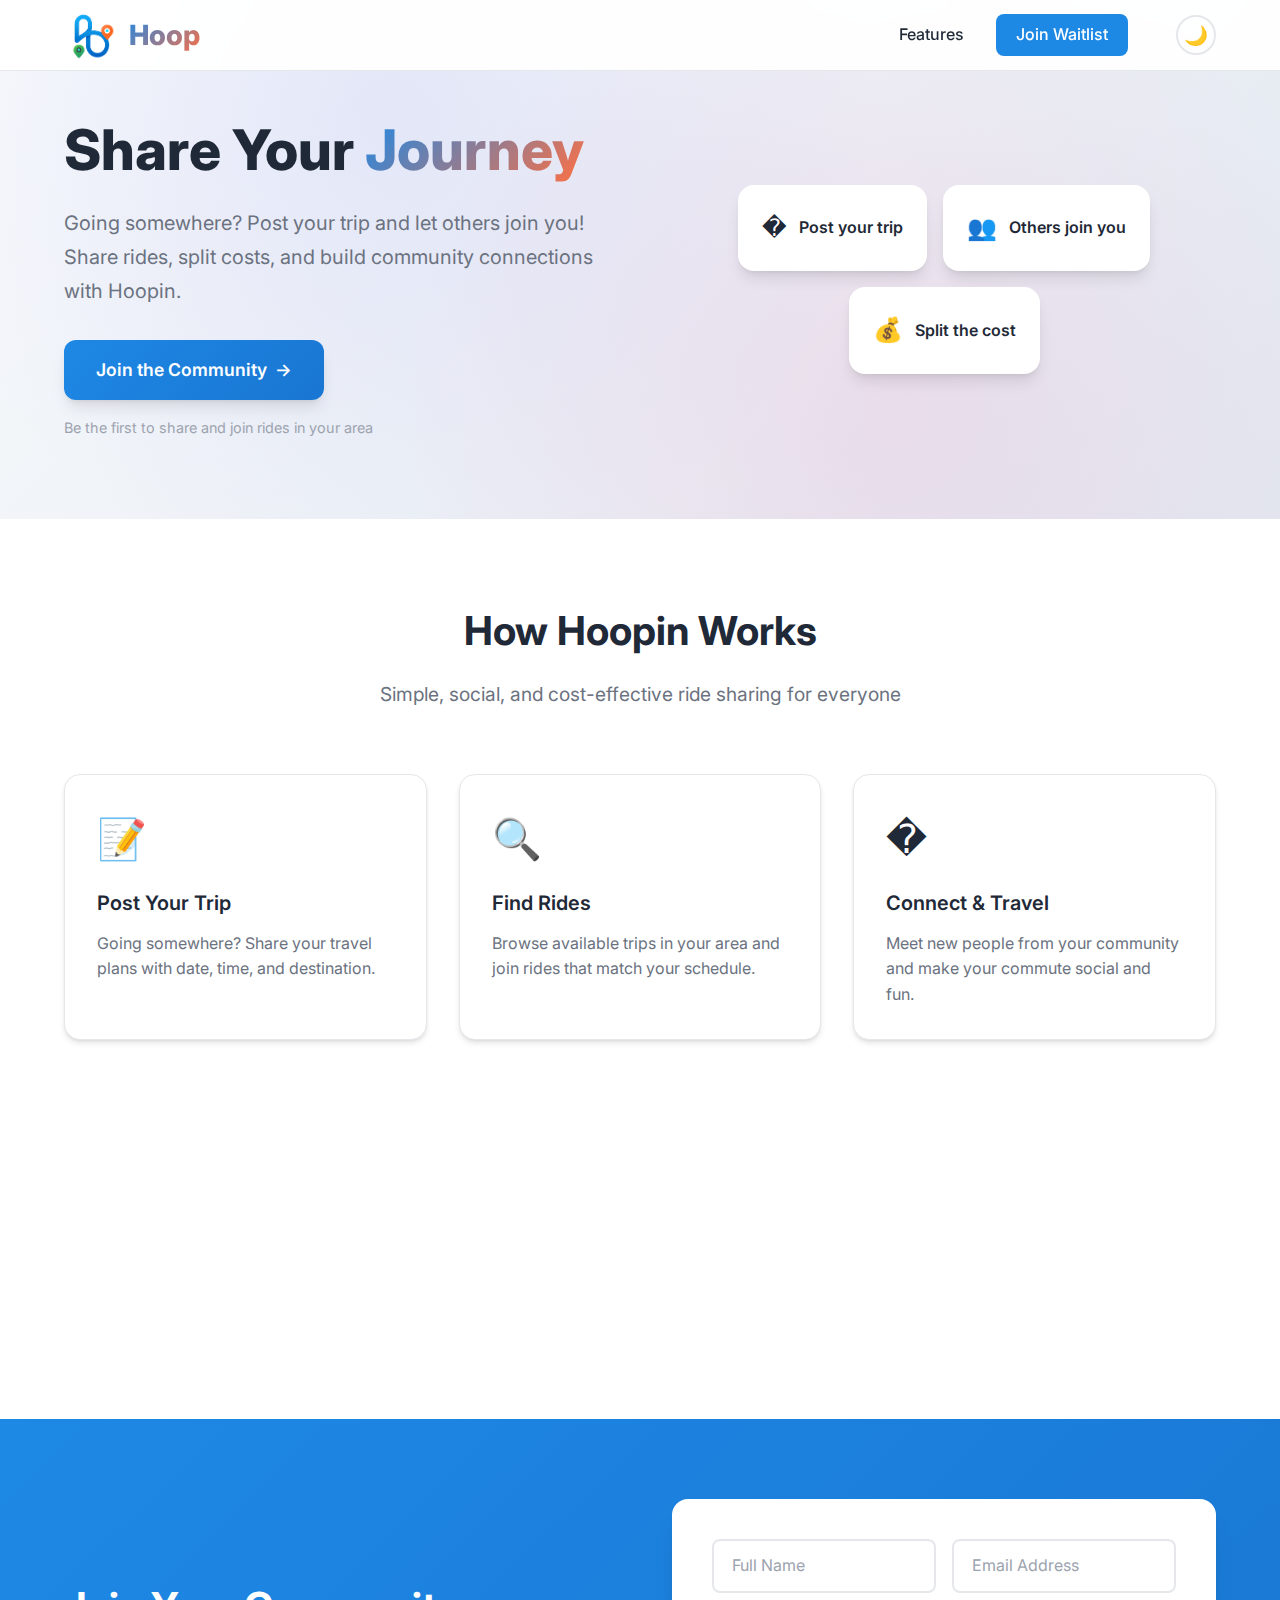
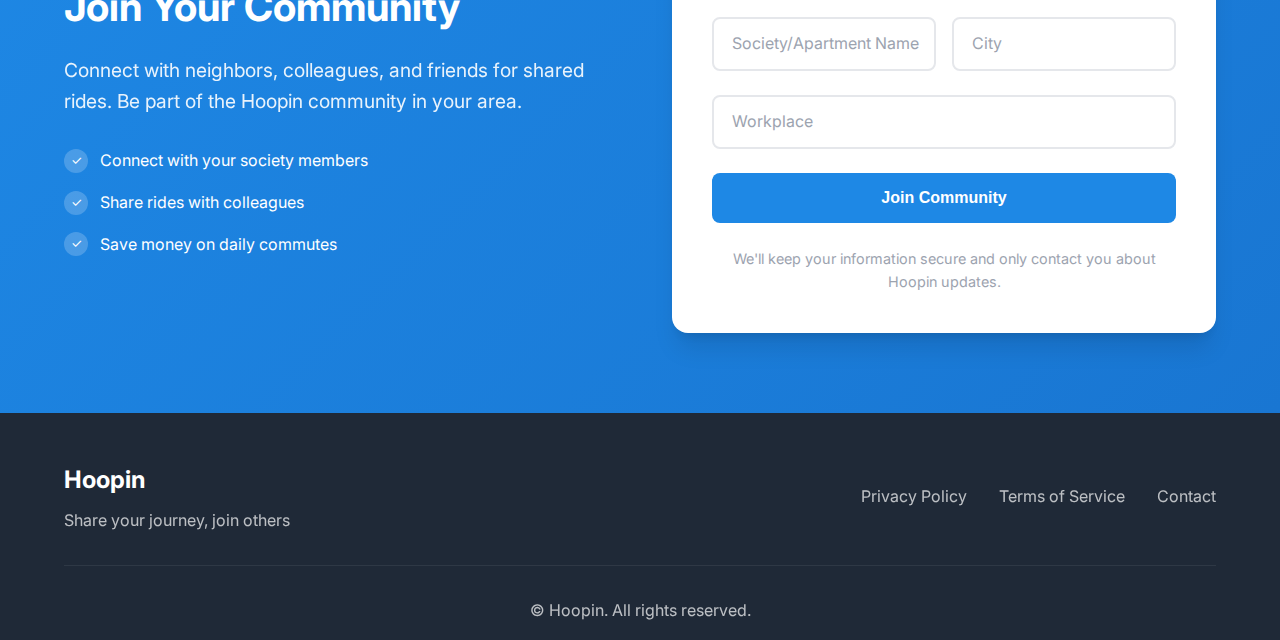
<file: index.html>
<!DOCTYPE html>
<html lang="en">
<head>
    <meta charset="UTF-8">
    <meta name="viewport" content="width=device-width, initial-scale=1.0">
    <title>Hoopin - Share Your Journey,Join Others</title>
    <meta name="description" content="Post your trips and let others join you! Share rides, split costs, and connect with your community through Hoopin.">
    <meta name="keywords" content="ride sharing, carpooling, community rides, trip sharing, hoopin, cost sharing, social transportation">
    <meta name="author" content="Hoopin">

    <!-- Open Graph / Facebook -->
    <meta property="og:type" content="website">
    <meta property="og:url" content="https://yourdomain.com/">
    <meta property="og:title" content="Hoopin - Share Your Journey, Join Others">
    <meta property="og:description" content="Post your trips and let others join you! Share rides, split costs, and connect with your community through Hoopin.">
    <meta property="og:image" content="https://yourdomain.com/og-image.jpg">

    <!-- Twitter -->
    <meta property="twitter:card" content="summary_large_image">
    <meta property="twitter:url" content="https://yourdomain.com/">
    <meta property="twitter:title" content="Hoopin - Share Your Journey, Join Others">
    <meta property="twitter:description" content="Post your trips and let others join you! Share rides, split costs, and connect with your community through Hoopin.">
    <meta property="twitter:image" content="https://yourdomain.com/og-image.jpg">

    <!-- Fonts -->
    <link rel="preconnect" href="https://fonts.googleapis.com">
    <link rel="preconnect" href="https://fonts.gstatic.com" crossorigin>
    <link href="https://fonts.googleapis.com/css2?family=Inter:wght@300;400;500;600;700;800&display=swap" rel="stylesheet">

    <!-- Styles and Icons -->
    <link rel="stylesheet" href="styles.css">
    <link rel="icon" type="image/svg+xml" href="media/logo.png">
    <link rel="manifest" href="manifest.json">
    <meta name="theme-color" content="#1E88E5">
</head>
<body>
    <!-- Navigation -->
    <nav class="navbar">
        <div class="nav-container">
            <div class="nav-logo">
                <img src="media/logo.png" alt="Hoopin Logo" class="logo-img" id="siteLogo">
                <h1 class="brand-text">Hoop</h1>
            </div>                        
            <div class="nav-links">
                <a href="#features">Features</a>
                <a href="#signup" class="cta-button">Join Waitlist</a>
                <button class="theme-toggle" id="theme-toggle" aria-label="Toggle dark mode">
                    <span class="theme-icon">🌙</span>
                </button>
            </div>
        </div>
    </nav>

    <!-- Hero Section -->
    <section class="hero">
        <div class="hero-container">
            <div class="hero-content">
                <h1 class="hero-title">
                    Share Your
                    <span class="gradient-text">Journey</span>
                </h1>
                <p class="hero-subtitle">
                    Going somewhere? Post your trip and let others join you!
                    Share rides, split costs, and build community connections with Hoopin.
                </p>
                <div class="hero-cta">
                    <a href="#signup" class="primary-button">
                        Join the Community
                        <span class="button-arrow">→</span>
                    </a>
                    <p class="hero-note">Be the first to share and join rides in your area</p>
                </div>
            </div>
            <div class="hero-visual">
                <div class="floating-card card-1">
                    <div class="card-icon">�</div>
                    <div class="card-text">Post your trip</div>
                </div>
                <div class="floating-card card-2">
                    <div class="card-icon">👥</div>
                    <div class="card-text">Others join you</div>
                </div>
                <div class="floating-card card-3">
                    <div class="card-icon">💰</div>
                    <div class="card-text">Split the cost</div>
                </div>
            </div>
        </div>
    </section>

    <!-- Features Section -->
    <section id="features" class="features">
        <div class="container">
            <div class="section-header">
                <h2>How Hoopin Works</h2>
                <p>Simple, social, and cost-effective ride sharing for everyone</p>
            </div>
            <div class="features-grid">
                <div class="feature-card">
                    <div class="feature-icon">📝</div>
                    <h3>Post Your Trip</h3>
                    <p>Going somewhere? Share your travel plans with date, time, and destination.</p>
                </div>
                <div class="feature-card">
                    <div class="feature-icon">🔍</div>
                    <h3>Find Rides</h3>
                    <p>Browse available trips in your area and join rides that match your schedule.</p>
                </div>
                <div class="feature-card">
                    <div class="feature-icon">�</div>
                    <h3>Connect & Travel</h3>
                    <p>Meet new people from your community and make your commute social and fun.</p>
                </div>
                <div class="feature-card">
                    <div class="feature-icon">💰</div>
                    <h3>Split Costs</h3>
                    <p>Share fuel and toll expenses fairly among all passengers for affordable travel.</p>
                </div>
                <div class="feature-card">
                    <div class="feature-icon">🏘️</div>
                    <h3>Community Based</h3>
                    <p>Connect with people from your society, workplace, and neighborhood.</p>
                </div>
                <div class="feature-card">
                    <div class="feature-icon">🔒</div>
                    <h3>Safe & Verified</h3>
                    <p>All members are verified through their society and workplace for safety.</p>
                </div>
            </div>
        </div>
    </section>

    <!-- Signup Section -->
    <section id="signup" class="signup">
        <div class="container">
            <div class="signup-content">
                <div class="signup-text">
                    <h2>Join Your Community</h2>
                    <p>Connect with neighbors, colleagues, and friends for shared rides. Be part of the Hoopin community in your area.</p>
                    <div class="benefits-list">
                        <div class="benefit">
                            <span class="check">✓</span>
                            <span>Connect with your society members</span>
                        </div>
                        <div class="benefit">
                            <span class="check">✓</span>
                            <span>Share rides with colleagues</span>
                        </div>
                        <div class="benefit">
                            <span class="check">✓</span>
                            <span>Save money on daily commutes</span>
                        </div>
                    </div>
                </div>
                <div class="signup-form">
                    <form id="waitlist-form" class="form">
                        <div class="form-row">
                            <div class="form-group">
                                <input type="text" id="name" name="name" placeholder=" " required>
                                <label for="name">Full Name</label>
                            </div>
                            <div class="form-group">
                                <input type="email" id="email" name="email" placeholder=" " required>
                                <label for="email">Email Address</label>
                            </div>
                        </div>
                        <div class="form-row">
                            <div class="form-group">
                                <input type="text" id="society" name="society" placeholder=" " required>
                                <label for="society">Society/Apartment Name</label>
                            </div>
                            <div class="form-group">
                                <input type="text" id="city" name="city" placeholder=" " required>
                                <label for="city">City</label>
                            </div>
                        </div>
                        <div class="form-group">
                            <input type="text" id="workplace" name="workplace" placeholder=" " required>
                            <label for="workplace">Workplace</label>
                        </div>
                        <button type="submit" class="submit-button">
                            <span class="button-text">Join Community</span>
                            <span class="button-loading">Joining...</span>
                        </button>
                        <p class="form-note">We'll keep your information secure and only contact you about Hoopin updates.</p>
                    </form>
                    <div id="success-message" class="success-message">
                        <div class="success-icon">🎉</div>
                        <h3>Welcome to Hoopin!</h3>
                        <p>Thanks for joining our community! We'll keep you updated on our launch progress.</p>
                    </div>
                </div>
            </div>
        </div>
    </section>

    <!-- Footer -->
    <footer class="footer">
        <div class="container">
            <div class="footer-content">
                <div class="footer-brand">
                    <h3>Hoopin</h3>
                    <p>Share your journey, join others</p>
                </div>
                <div class="footer-links">
                    <a href="privacy.html">Privacy Policy</a>
                    <a href="terms.html">Terms of Service</a>
                    <a href="mailto:support@hoopin.app">Contact</a>
                </div>
            </div>
            <div class="footer-bottom">
                <p>&copy;  Hoopin. All rights reserved.</p>
            </div>
        </div>
    </footer>

    <script src="script.js"></script>
</body>
</html>
</file>
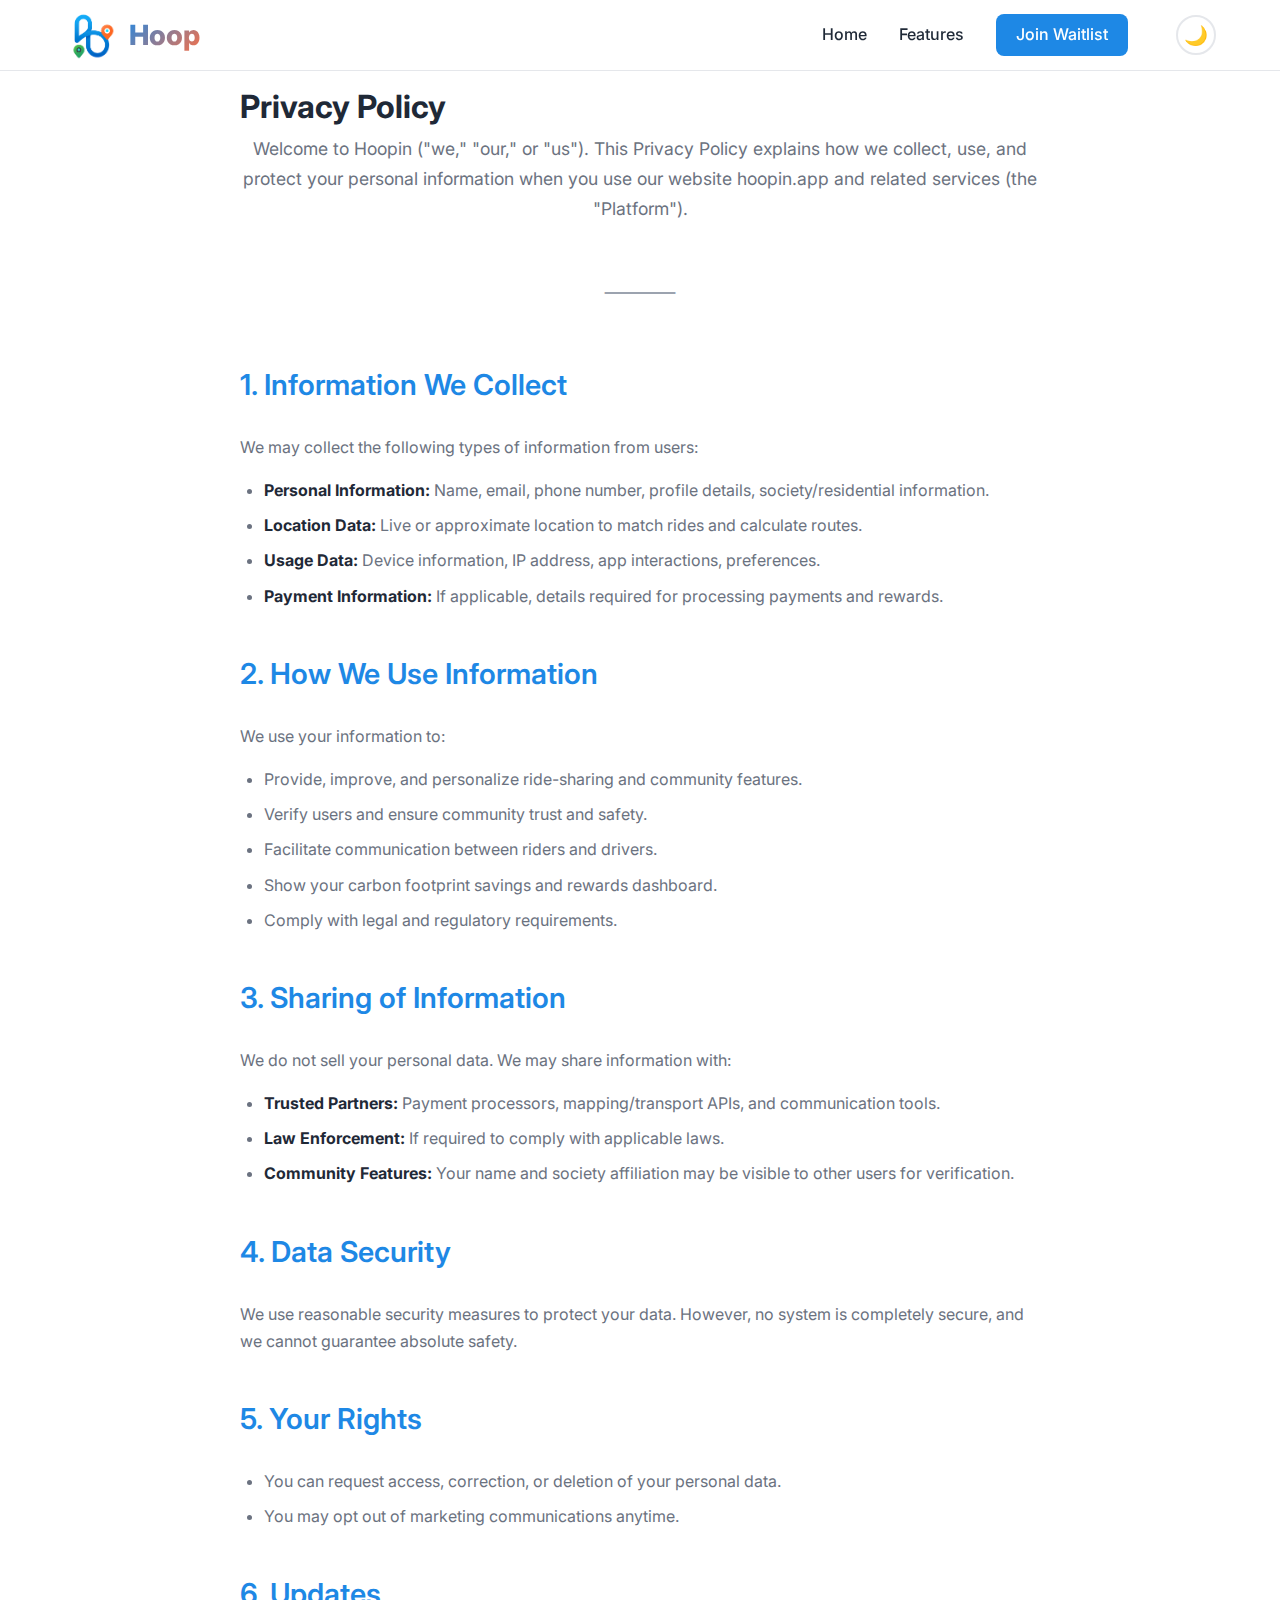
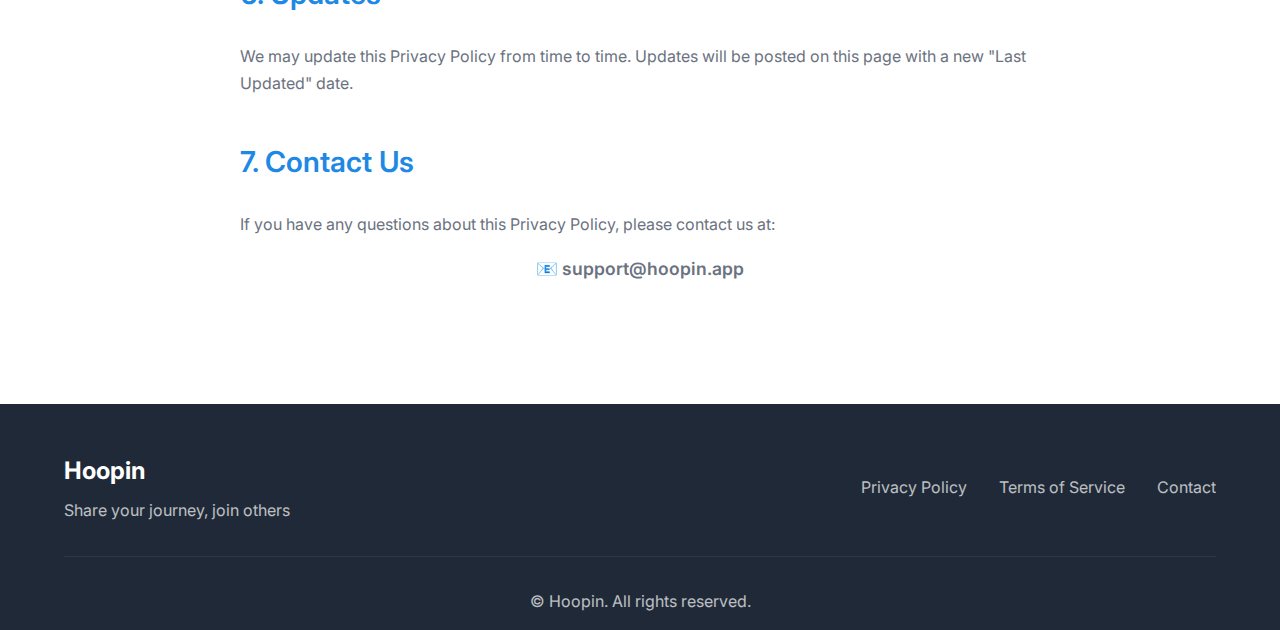
<file: privacy.html>
<!DOCTYPE html>
<html lang="en">
<head>
    <meta charset="UTF-8">
    <meta name="viewport" content="width=device-width, initial-scale=1.0">
    <title>Privacy Policy - Hoopin</title>
    <meta name="description" content="Hoopin Privacy Policy - Learn how we collect, use, and protect your personal information.">
    
    <!-- Fonts -->
    <link rel="preconnect" href="https://fonts.googleapis.com">
    <link rel="preconnect" href="https://fonts.gstatic.com" crossorigin>
    <link href="https://fonts.googleapis.com/css2?family=Inter:wght@300;400;500;600;700;800&display=swap" rel="stylesheet">

    <!-- Styles and Icons -->
    <link rel="stylesheet" href="styles.css">
    <link rel="icon" type="image/svg+xml" href="media/logo.png">
    <meta name="theme-color" content="#1E88E5">
</head>
<body>
    <!-- Navigation -->
    <nav class="navbar">
        <div class="nav-container">
            <div class="nav-logo">
                <a href="index.html" style="display: flex; align-items: center; gap: 0.5rem; text-decoration: none;">
                    <img src="media/logo.png" alt="Hoopin Logo" class="logo-img" id="siteLogo">
                    <h1 class="brand-text">Hoop</h1>
                </a>
            </div>
            <div class="nav-links">
                <a href="index.html">Home</a>
                <a href="index.html#features">Features</a>
                <a href="index.html#signup" class="cta-button">Join Waitlist</a>
                <button class="theme-toggle" id="theme-toggle" aria-label="Toggle dark mode">
                    <span class="theme-icon">🌙</span>
                </button>
            </div>
        </div>
    </nav>

    <!-- Privacy Policy Section -->
    <section class="legal-section">
        <div class="container">
            <div class="legal-content">
                <h1>Privacy Policy</h1>
                <p class="legal-intro">Welcome to Hoopin ("we," "our," or "us"). This Privacy Policy explains how we collect, use, and protect your personal information when you use our website hoopin.app and related services (the "Platform").</p>
                
                <div class="legal-divider">⸻</div>
                
                <div class="legal-section-content">
                    <h3>1. Information We Collect</h3>
                    <p>We may collect the following types of information from users:</p>
                    <ul>
                        <li><strong>Personal Information:</strong> Name, email, phone number, profile details, society/residential information.</li>
                        <li><strong>Location Data:</strong> Live or approximate location to match rides and calculate routes.</li>
                        <li><strong>Usage Data:</strong> Device information, IP address, app interactions, preferences.</li>
                        <li><strong>Payment Information:</strong> If applicable, details required for processing payments and rewards.</li>
                    </ul>
                </div>
                
                <div class="legal-section-content">
                    <h3>2. How We Use Information</h3>
                    <p>We use your information to:</p>
                    <ul>
                        <li>Provide, improve, and personalize ride-sharing and community features.</li>
                        <li>Verify users and ensure community trust and safety.</li>
                        <li>Facilitate communication between riders and drivers.</li>
                        <li>Show your carbon footprint savings and rewards dashboard.</li>
                        <li>Comply with legal and regulatory requirements.</li>
                    </ul>
                </div>
                
                <div class="legal-section-content">
                    <h3>3. Sharing of Information</h3>
                    <p>We do not sell your personal data. We may share information with:</p>
                    <ul>
                        <li><strong>Trusted Partners:</strong> Payment processors, mapping/transport APIs, and communication tools.</li>
                        <li><strong>Law Enforcement:</strong> If required to comply with applicable laws.</li>
                        <li><strong>Community Features:</strong> Your name and society affiliation may be visible to other users for verification.</li>
                    </ul>
                </div>
                
                <div class="legal-section-content">
                    <h3>4. Data Security</h3>
                    <p>We use reasonable security measures to protect your data. However, no system is completely secure, and we cannot guarantee absolute safety.</p>
                </div>
                
                <div class="legal-section-content">
                    <h3>5. Your Rights</h3>
                    <ul>
                        <li>You can request access, correction, or deletion of your personal data.</li>
                        <li>You may opt out of marketing communications anytime.</li>
                    </ul>
                </div>
                
                <div class="legal-section-content">
                    <h3>6. Updates</h3>
                    <p>We may update this Privacy Policy from time to time. Updates will be posted on this page with a new "Last Updated" date.</p>
                </div>
                
                <div class="legal-section-content">
                    <h3>7. Contact Us</h3>
                    <p>If you have any questions about this Privacy Policy, please contact us at:</p>
                    <p class="contact-email">📧 support@hoopin.app</p>
                </div>
            </div>
        </div>
    </section>

    <!-- Footer -->
    <footer class="footer">
        <div class="container">
            <div class="footer-content">
                <div class="footer-brand">
                    <h3>Hoopin</h3>
                    <p>Share your journey, join others</p>
                </div>
                <div class="footer-links">
                    <a href="privacy.html">Privacy Policy</a>
                    <a href="terms.html">Terms of Service</a>
                    <a href="mailto:support@hoopin.app">Contact</a>
                </div>
            </div>
            <div class="footer-bottom">
                <p>&copy; Hoopin. All rights reserved.</p>
            </div>
        </div>
    </footer>

    <script src="script.js"></script>
</body>
</html>
</file>
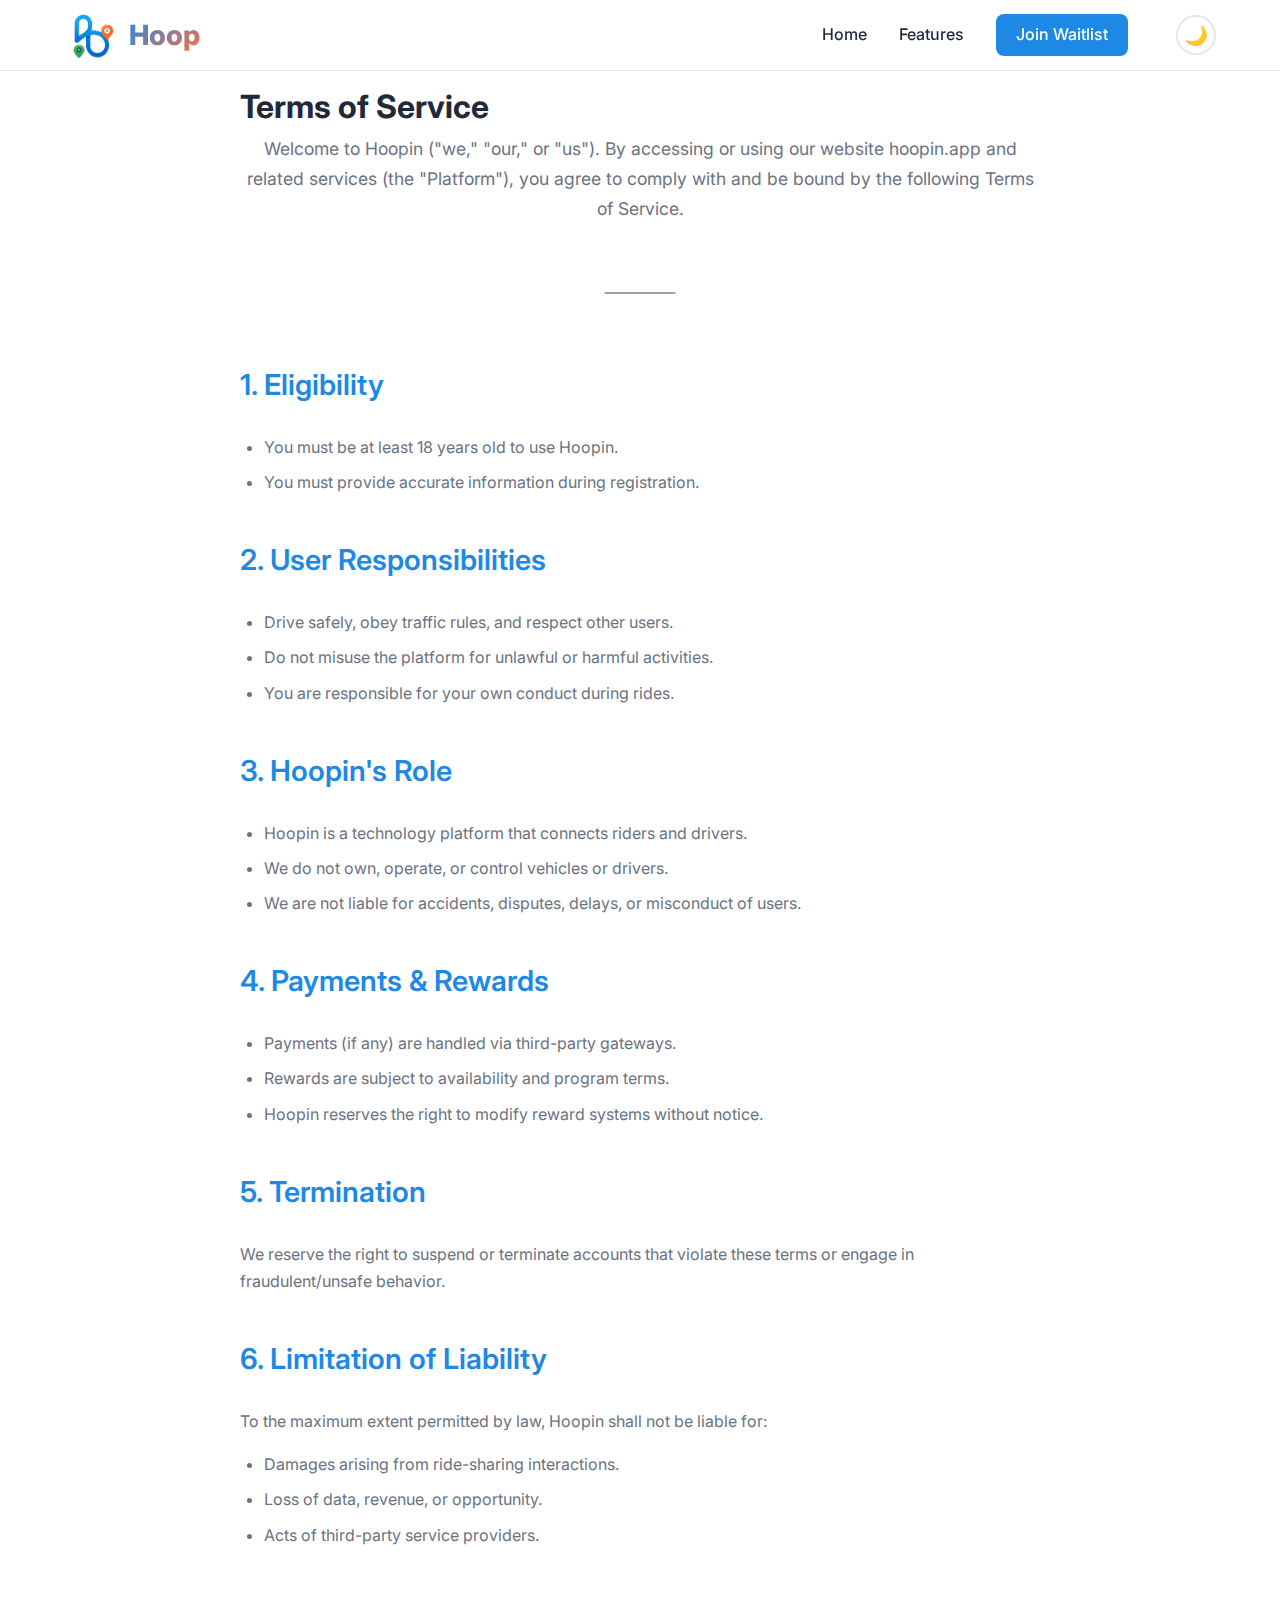
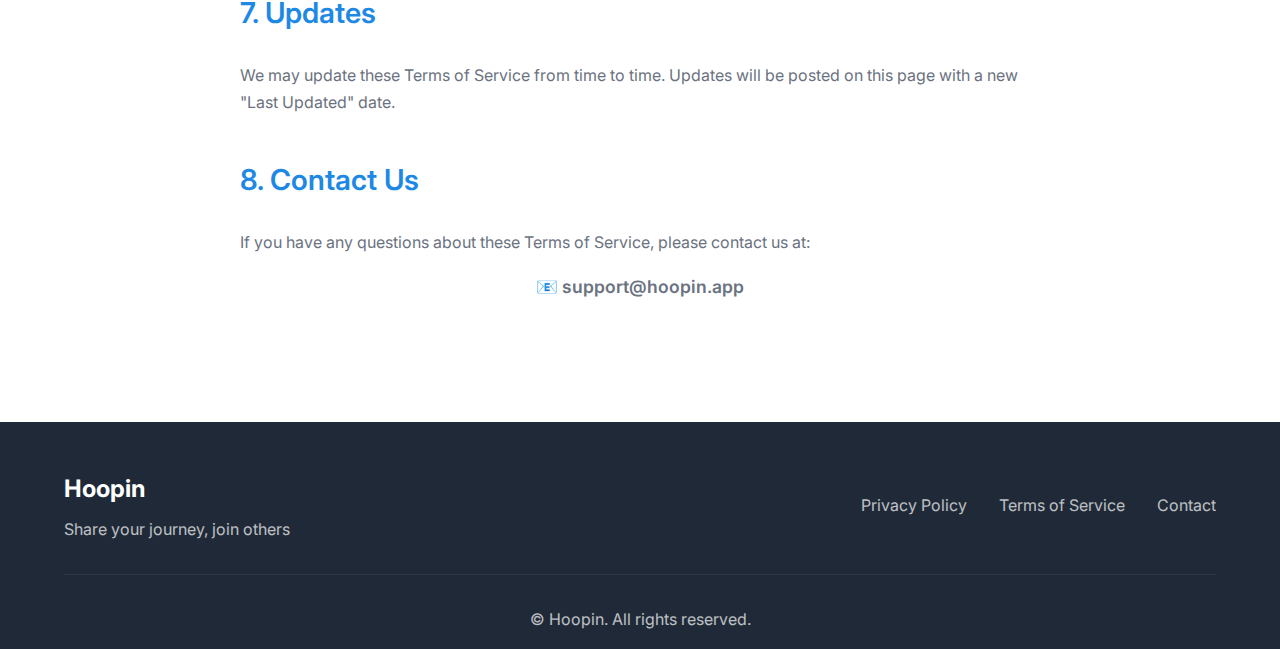
<file: terms.html>
<!DOCTYPE html>
<html lang="en">
<head>
    <meta charset="UTF-8">
    <meta name="viewport" content="width=device-width, initial-scale=1.0">
    <title>Terms of Service - Hoopin</title>
    <meta name="description" content="Hoopin Terms of Service - Learn about the terms and conditions for using our platform.">
    
    <!-- Fonts -->
    <link rel="preconnect" href="https://fonts.googleapis.com">
    <link rel="preconnect" href="https://fonts.gstatic.com" crossorigin>
    <link href="https://fonts.googleapis.com/css2?family=Inter:wght@300;400;500;600;700;800&display=swap" rel="stylesheet">

    <!-- Styles and Icons -->
    <link rel="stylesheet" href="styles.css">
    <link rel="icon" type="image/svg+xml" href="media/logo.png">
    <meta name="theme-color" content="#1E88E5">
</head>
<body>
    <!-- Navigation -->
    <nav class="navbar">
        <div class="nav-container">
            <div class="nav-logo">
                <a href="index.html" style="display: flex; align-items: center; gap: 0.5rem; text-decoration: none;">
                    <img src="media/logo.png" alt="Hoopin Logo" class="logo-img" id="siteLogo">
                    <h1 class="brand-text">Hoop</h1>
                </a>
            </div>
            <div class="nav-links">
                <a href="index.html">Home</a>
                <a href="index.html#features">Features</a>
                <a href="index.html#signup" class="cta-button">Join Waitlist</a>
                <button class="theme-toggle" id="theme-toggle" aria-label="Toggle dark mode">
                    <span class="theme-icon">🌙</span>
                </button>
            </div>
        </div>
    </nav>

    <!-- Terms of Service Section -->
    <section class="legal-section">
        <div class="container">
            <div class="legal-content">
                <h1>Terms of Service</h1>
                <p class="legal-intro">Welcome to Hoopin ("we," "our," or "us"). By accessing or using our website hoopin.app and related services (the "Platform"), you agree to comply with and be bound by the following Terms of Service.</p>
                
                <div class="legal-divider">⸻</div>
                
                <div class="legal-section-content">
                    <h3>1. Eligibility</h3>
                    <ul>
                        <li>You must be at least 18 years old to use Hoopin.</li>
                        <li>You must provide accurate information during registration.</li>
                    </ul>
                </div>
                
                <div class="legal-section-content">
                    <h3>2. User Responsibilities</h3>
                    <ul>
                        <li>Drive safely, obey traffic rules, and respect other users.</li>
                        <li>Do not misuse the platform for unlawful or harmful activities.</li>
                        <li>You are responsible for your own conduct during rides.</li>
                    </ul>
                </div>
                
                <div class="legal-section-content">
                    <h3>3. Hoopin's Role</h3>
                    <ul>
                        <li>Hoopin is a technology platform that connects riders and drivers.</li>
                        <li>We do not own, operate, or control vehicles or drivers.</li>
                        <li>We are not liable for accidents, disputes, delays, or misconduct of users.</li>
                    </ul>
                </div>
                
                <div class="legal-section-content">
                    <h3>4. Payments & Rewards</h3>
                    <ul>
                        <li>Payments (if any) are handled via third-party gateways.</li>
                        <li>Rewards are subject to availability and program terms.</li>
                        <li>Hoopin reserves the right to modify reward systems without notice.</li>
                    </ul>
                </div>
                
                <div class="legal-section-content">
                    <h3>5. Termination</h3>
                    <p>We reserve the right to suspend or terminate accounts that violate these terms or engage in fraudulent/unsafe behavior.</p>
                </div>
                
                <div class="legal-section-content">
                    <h3>6. Limitation of Liability</h3>
                    <p>To the maximum extent permitted by law, Hoopin shall not be liable for:</p>
                    <ul>
                        <li>Damages arising from ride-sharing interactions.</li>
                        <li>Loss of data, revenue, or opportunity.</li>
                        <li>Acts of third-party service providers.</li>
                    </ul>
                </div>
                
                <div class="legal-section-content">
                    <h3>7. Updates</h3>
                    <p>We may update these Terms of Service from time to time. Updates will be posted on this page with a new "Last Updated" date.</p>
                </div>
                
                <div class="legal-section-content">
                    <h3>8. Contact Us</h3>
                    <p>If you have any questions about these Terms of Service, please contact us at:</p>
                    <p class="contact-email">📧 support@hoopin.app</p>
                </div>
            </div>
        </div>
    </section>

    <!-- Footer -->
    <footer class="footer">
        <div class="container">
            <div class="footer-content">
                <div class="footer-brand">
                    <h3>Hoopin</h3>
                    <p>Share your journey, join others</p>
                </div>
                <div class="footer-links">
                    <a href="privacy.html">Privacy Policy</a>
                    <a href="terms.html">Terms of Service</a>
                    <a href="mailto:support@hoopin.app">Contact</a>
                </div>
            </div>
            <div class="footer-bottom">
                <p>&copy; Hoopin. All rights reserved.</p>
            </div>
        </div>
    </footer>

    <script src="script.js"></script>
</body>
</html>
</file>
<file: styles.css>
/* Reset and Base Styles */
* {
    margin: 0;
    padding: 0;
    box-sizing: border-box;
}

:root {
    --primary-color: #1E88E5;
    --primary-dark: #1976D2;
    --secondary-color: #FF7043;
    --accent-color: #43A047;
    --text-primary: #1f2937;
    --text-secondary: #6b7280;
    --text-light: #9ca3af;
    --background: #ffffff;
    --background-secondary: #f9fafb;
    --border-color: #e5e7eb;
    --success-color: #43A047;
    --shadow-sm: 0 1px 2px 0 rgb(0 0 0 / 0.05);
    --shadow-md: 0 4px 6px -1px rgb(0 0 0 / 0.1), 0 2px 4px -2px rgb(0 0 0 / 0.1);
    --shadow-lg: 0 10px 15px -3px rgb(0 0 0 / 0.1), 0 4px 6px -4px rgb(0 0 0 / 0.1);
    --shadow-xl: 0 20px 25px -5px rgb(0 0 0 / 0.1), 0 8px 10px -6px rgb(0 0 0 / 0.1);
}

/* Dark Mode Variables */
[data-theme="dark"] {
    --primary-color: #64B5F6;
    --primary-dark: #42A5F5;
    --secondary-color: #FF8A65;
    --accent-color: #81C784;
    --text-primary: #FFFFFF;
    --text-secondary: #E0E0E0;
    --text-light: #E0E0E0;
    --background: #121212;
    --background-secondary: #1E1E1E;
    --border-color: #333333;
    --success-color: #81C784;
    --shadow-sm: 0 1px 2px 0 rgb(0 0 0 / 0.3);
    --shadow-md: 0 4px 6px -1px rgb(0 0 0 / 0.4), 0 2px 4px -2px rgb(0 0 0 / 0.4);
    --shadow-lg: 0 10px 15px -3px rgb(0 0 0 / 0.5), 0 4px 6px -4px rgb(0 0 0 / 0.5);
    --shadow-xl: 0 20px 25px -5px rgb(0 0 0 / 0.6), 0 8px 10px -6px rgb(0 0 0 / 0.6);
}

body {
    font-family: 'Inter', -apple-system, BlinkMacSystemFont, 'Segoe UI', Roboto, sans-serif;
    line-height: 1.6;
    color: var(--text-primary);
    background-color: var(--background);
    overflow-x: hidden;
}

.container {
    max-width: 1200px;
    margin: 0 auto;
    padding: 0 1.5rem;
}

/* Navigation */
.navbar {
    position: fixed;
    top: 0;
    width: 100%;
    background: rgba(255, 255, 255, 0.95);
    backdrop-filter: blur(10px);
    border-bottom: 1px solid var(--border-color);
    z-index: 1000;
    transition: all 0.3s ease;
}

[data-theme="dark"] .navbar {
    background: rgba(18, 18, 18, 0.95);
}

.nav-container {
    max-width: 1200px;
    margin: 0 auto;
    padding: 0 1.5rem;
    display: flex;
    justify-content: space-between;
    align-items: center;
    height: 70px;
}

.nav-logo img {
    height: 50px;
    width: auto;
    display: block;
}

.nav-links {
    display: flex;
    align-items: center;
    gap: 2rem;
}

.nav-links a {
    text-decoration: none;
    color: var(--text-primary);
    font-weight: 500;
    transition: color 0.3s ease;
}

.nav-links a:hover {
    color: var(--primary-color);
}

.cta-button {
    background: var(--primary-color);
    color: white !important;
    padding: 0.5rem 1.25rem;
    border-radius: 0.5rem;
    font-weight: 600;
    transition: all 0.3s ease;
}

.cta-button:hover {
    background: var(--primary-dark);
    transform: translateY(-1px);
    box-shadow: var(--shadow-md);
}

/* Theme Toggle Button */
.theme-toggle {
    background: none;
    border: 2px solid var(--border-color);
    border-radius: 50%;
    width: 40px;
    height: 40px;
    display: flex;
    align-items: center;
    justify-content: center;
    cursor: pointer;
    transition: all 0.3s ease;
    font-size: 1.2rem;
    color: var(--text-primary);
    margin-left: 1rem;
}

.theme-toggle:hover {
    background: var(--background-secondary);
    transform: scale(1.1);
}

[data-theme="dark"] .theme-toggle {
    border-color: var(--border-color);
}

[data-theme="dark"] .theme-toggle:hover {
    background: var(--background-secondary);
}

/* Dark Mode Form Styles */
[data-theme="dark"] .signup-form {
    background: var(--background-secondary);
    border: 1px solid var(--border-color);
}

[data-theme="dark"] .form-group input,
[data-theme="dark"] .form-group select {
    background: var(--background);
    border-color: var(--border-color);
    color: var(--text-primary);
}

[data-theme="dark"] .form-group input::placeholder {
    color: var(--text-secondary);
    opacity: 0.8;
}

[data-theme="dark"] .form-group input:focus,
[data-theme="dark"] .form-group select:focus {
    border-color: var(--primary-color);
    box-shadow: 0 0 0 3px rgba(100, 181, 246, 0.1);
}

[data-theme="dark"] .form-group label {
    color: var(--text-secondary);
    background: var(--background);
}

/* Dark mode form note */
[data-theme="dark"] .form-note {
    color: var(--text-light);
}

/* Ensure form inputs have proper styling in light mode too */
.form-group input,
.form-group select {
    color: var(--text-primary);
    background: var(--background);
}

.form-group input::placeholder {
    color: var(--text-secondary);
    opacity: 0.7;
}

/* Dark Mode Floating Cards */
[data-theme="dark"] .floating-card {
    background: var(--background-secondary);
    border: 1px solid var(--border-color);
    box-shadow: var(--shadow-lg);
}

/* Hero Section */
.hero {
    padding: 120px 0 80px;
    background: linear-gradient(135deg, #f8fafc 0%, #e2e8f0 100%);
    position: relative;
    overflow: hidden;
}

[data-theme="dark"] .hero {
    background: linear-gradient(135deg, #1a1a1a 0%, #2a2a2a 100%);
}

.hero::before {
    content: '';
    position: absolute;
    top: 0;
    left: 0;
    right: 0;
    bottom: 0;
    background: radial-gradient(circle at 30% 20%, rgba(99, 102, 241, 0.1) 0%, transparent 50%),
                radial-gradient(circle at 70% 80%, rgba(236, 72, 153, 0.1) 0%, transparent 50%);
    pointer-events: none;
}

.hero-container {
    max-width: 1200px;
    margin: 0 auto;
    padding: 0 1.5rem;
    display: grid;
    grid-template-columns: 1fr 1fr;
    gap: 4rem;
    align-items: center;
    position: relative;
    z-index: 1;
}

.hero-title {
    font-size: 3.5rem;
    font-weight: 800;
    line-height: 1.1;
    margin-bottom: 1.5rem;
    color: var(--text-primary);
}

.gradient-text {
    background: linear-gradient(135deg, var(--primary-color), var(--secondary-color));
    -webkit-background-clip: text;
    -webkit-text-fill-color: transparent;
    background-clip: text;
}

.hero-subtitle {
    font-size: 1.25rem;
    color: var(--text-secondary);
    margin-bottom: 2rem;
    line-height: 1.7;
}

.hero-cta {
    display: flex;
    flex-direction: column;
    gap: 1rem;
}

.primary-button {
    display: inline-flex;
    align-items: center;
    gap: 0.5rem;
    background: linear-gradient(135deg, var(--primary-color), var(--primary-dark));
    color: white;
    padding: 1rem 2rem;
    border-radius: 0.75rem;
    font-weight: 600;
    font-size: 1.1rem;
    text-decoration: none;
    transition: all 0.3s ease;
    box-shadow: var(--shadow-lg);
    width: fit-content;
}

.primary-button:hover {
    transform: translateY(-2px);
    box-shadow: var(--shadow-xl);
}

.button-arrow {
    transition: transform 0.3s ease;
}

.primary-button:hover .button-arrow {
    transform: translateX(4px);
}

.hero-note {
    color: var(--text-light);
    font-size: 0.9rem;
}

/* Hero Visual */
.hero-visual {
    display: flex;
    flex-direction: row;
    flex-wrap: wrap;
    justify-content: center;
    align-items: center;
    gap: 1rem;
    padding: 2rem 0;
}

.floating-card {
    background: white;
    padding: 1.5rem;
    border-radius: 1rem;
    box-shadow: var(--shadow-lg);
    display: flex;
    align-items: center;
    gap: 0.75rem;
    flex: 0 0 auto;
    min-width: 180px;
    max-width: 220px;
}

.card-icon {
    font-size: 1.5rem;
}

.card-text {
    font-weight: 600;
    color: var(--text-primary);
}

/* Features Section */
.features {
    padding: 80px 0;
    background: var(--background);
}

.section-header {
    text-align: center;
    margin-bottom: 4rem;
}

.section-header h2 {
    font-size: 2.5rem;
    font-weight: 700;
    margin-bottom: 1rem;
    color: var(--text-primary);
}

.section-header p {
    font-size: 1.2rem;
    color: var(--text-secondary);
}

.features-grid {
    display: grid;
    grid-template-columns: repeat(auto-fit, minmax(350px, 1fr));
    gap: 2rem;
}

.feature-card {
    background: var(--background);
    padding: 2rem;
    border-radius: 1rem;
    box-shadow: var(--shadow-md);
    transition: all 0.3s ease;
    border: 1px solid var(--border-color);
}

.feature-card:hover {
    transform: translateY(-4px);
    box-shadow: var(--shadow-xl);
}

.feature-icon {
    font-size: 2.5rem;
    margin-bottom: 1rem;
}

.feature-card h3 {
    font-size: 1.25rem;
    font-weight: 600;
    margin-bottom: 0.75rem;
    color: var(--text-primary);
}

.feature-card p {
    color: var(--text-secondary);
    line-height: 1.6;
}

/* Signup Section */
.signup {
    padding: 80px 0;
    background: linear-gradient(135deg, var(--primary-color), var(--primary-dark));
    color: white;
}

/* Dark theme signup section - artistic gradient */
[data-theme="dark"] .signup {
    background: linear-gradient(135deg, #1a1a2e 0%, #16213e 25%, #0f3460 75%, #533483 100%);
    color: var(--text-primary);
}

.signup-content {
    display: grid;
    grid-template-columns: 1fr 1fr;
    gap: 4rem;
    align-items: center;
}

.signup-text h2 {
    font-size: 2.5rem;
    font-weight: 700;
    margin-bottom: 1rem;
}

.signup-text p {
    font-size: 1.2rem;
    margin-bottom: 2rem;
    opacity: 0.9;
}

.benefits-list {
    display: flex;
    flex-direction: column;
    gap: 1rem;
}

.benefit {
    display: flex;
    align-items: center;
    gap: 0.75rem;
}

.check {
    background: rgba(255, 255, 255, 0.2);
    border-radius: 50%;
    width: 24px;
    height: 24px;
    display: flex;
    align-items: center;
    justify-content: center;
    font-size: 0.8rem;
}

.signup-form {
    background: white;
    padding: 2.5rem;
    border-radius: 1rem;
    box-shadow: var(--shadow-xl);
    position: relative;
}

.form {
    display: flex;
    flex-direction: column;
    gap: 1.5rem;
}

.form-row {
    display: grid;
    grid-template-columns: 1fr 1fr;
    gap: 1rem;
}

.form-group {
    position: relative;
}

.form-group input {
    width: 100%;
    padding: 1rem;
    border: 2px solid var(--border-color);
    border-radius: 0.5rem;
    font-size: 1rem;
    transition: all 0.3s ease;
    background: var(--background);
}

.form-group input:focus {
    outline: none;
    border-color: var(--primary-color);
    box-shadow: 0 0 0 3px rgba(99, 102, 241, 0.1);
}

.form-group label {
    position: absolute;
    left: 1rem;
    top: 50%;
    transform: translateY(-50%);
    color: var(--text-light);
    transition: all 0.3s ease;
    pointer-events: none;
    background: var(--background);
    padding: 0 0.25rem;
}

.form-group input:focus + label,
.form-group input:not(:placeholder-shown) + label {
    top: 0;
    font-size: 0.8rem;
    color: var(--primary-color);
}

.submit-button {
    background: var(--primary-color);
    color: white;
    padding: 1rem 2rem;
    border: none;
    border-radius: 0.5rem;
    font-size: 1rem;
    font-weight: 600;
    cursor: pointer;
    transition: all 0.3s ease;
    position: relative;
    overflow: hidden;
}

.submit-button:hover {
    background: var(--primary-dark);
    transform: translateY(-1px);
    box-shadow: var(--shadow-md);
}

.button-loading {
    display: none;
}

.submit-button.loading .button-text {
    display: none;
}

.submit-button.loading .button-loading {
    display: inline;
}

.form-note {
    font-size: 0.9rem;
    color: var(--text-light);
    text-align: center;
}

.success-message {
    display: none;
    text-align: center;
    color: var(--text-primary);
}

.success-message.show {
    display: block;
}

.success-icon {
    font-size: 3rem;
    margin-bottom: 1rem;
}

.success-message h3 {
    font-size: 1.5rem;
    font-weight: 600;
    margin-bottom: 0.5rem;
    color: var(--success-color);
}

.success-message p {
    color: var(--text-secondary);
}

/* Dark mode success message */
[data-theme="dark"] .success-message {
    color: var(--text-primary);
}

[data-theme="dark"] .success-message h3 {
    color: var(--success-color);
}

[data-theme="dark"] .success-message p {
    color: var(--text-secondary);
}

/* Error message styling for dark mode */
.error-message {
    color: #ef4444;
    font-size: 0.875rem;
    margin-top: 0.25rem;
}

/* Legal Section Styles */
.legal-section {
    padding: 80px 0;
    background: var(--background);
}

.legal-content {
    max-width: 800px;
    margin: 0 auto;
    line-height: 1.7;
}

.legal-content h2 {
    font-size: 2.5rem;
    font-weight: 700;
    margin-bottom: 1.5rem;
    color: var(--text-primary);
    text-align: center;
}

.legal-intro {
    font-size: 1.1rem;
    color: var(--text-secondary);
    margin-bottom: 2rem;
    text-align: center;
}

.legal-divider {
    text-align: center;
    font-size: 1.5rem;
    color: var(--text-light);
    margin: 3rem 0;
}

.legal-section-content {
    margin-bottom: 2.5rem;
}

.legal-content h3 {
    font-size: 1.8rem;
    font-weight: 600;
    color: var(--primary-color);
    margin-bottom: 1.5rem;
    margin-top: 2rem;
}

.legal-content h4 {
    font-size: 1.2rem;
    font-weight: 600;
    color: var(--text-primary);
    margin-bottom: 0.75rem;
    margin-top: 1.5rem;
}

.legal-content p {
    color: var(--text-secondary);
    margin-bottom: 1rem;
}

.legal-content ul {
    margin-bottom: 1.5rem;
    padding-left: 1.5rem;
}

.legal-content li {
    color: var(--text-secondary);
    margin-bottom: 0.5rem;
}

.legal-content li strong {
    color: var(--text-primary);
}

.contact-email {
    font-size: 1.1rem;
    font-weight: 600;
    color: var(--primary-color);
    text-align: center;
    margin-top: 1rem;
}

[data-theme="dark"] .error-message {
    color: #fca5a5;
}

/* Form input error state for dark mode */
[data-theme="dark"] .form-group input.error {
    border-color: #fca5a5;
}

/* Footer */
.footer {
    background: #1f2937;
    color: white;
    padding: 3rem 0 1rem;
}

[data-theme="dark"] .footer {
    background: #0f0f0f;
    color: var(--text-primary);
}

.footer-content {
    display: flex;
    justify-content: space-between;
    align-items: center;
    margin-bottom: 2rem;
}

.footer-brand h3 {
    font-size: 1.5rem;
    font-weight: 700;
    margin-bottom: 0.5rem;
}

.footer-brand p {
    opacity: 0.7;
}

.footer-links {
    display: flex;
    gap: 2rem;
}

.footer-links a {
    color: white;
    text-decoration: none;
    opacity: 0.7;
    transition: opacity 0.3s ease;
}

.footer-links a:hover {
    opacity: 1;
}

.footer-bottom {
    text-align: center;
    padding-top: 2rem;
    border-top: 1px solid rgba(255, 255, 255, 0.1);
    opacity: 0.7;
}




/* Responsive Design */
@media (max-width: 768px) {
    .nav-links {
        gap: 1rem;
    }


        /* Center CTA content and button on mobile */
        .hero-cta { align-items: center; }

    .nav-links a:not(.cta-button) {
        display: none;
    }

    .theme-toggle {
        width: 35px;
        height: 35px;
        font-size: 1rem;
        margin-left: 0.5rem;
    }

    .hero-container {
        grid-template-columns: 1fr;
        gap: 2rem;
        text-align: center;
    }

    .hero-title {
        font-size: 2.5rem;
    }

    /* Stack cards vertically on mobile */
    .hero-visual {
        flex-direction: column;
        gap: 0.75rem;
    }

    .floating-card {
        width: 90%;
        max-width: 320px;
        padding: 1rem 1.25rem;
    }


    .features-grid {
        grid-template-columns: 1fr;
    }

    .signup-content {
        grid-template-columns: 1fr;
        gap: 2rem;
        text-align: center;
    }

    .footer-content {
        flex-direction: column;
        gap: 2rem;
        text-align: center;
    }
}

@media (max-width: 480px) {
    .container {
        padding: 0 1rem;
    }

    /* Hide CTA button on very small screens for cleaner look */
    .cta-button {
        display: none;
    }

    /* Adjust nav container spacing for very small screens */
    .nav-container {
        padding: 0 1rem;
    }

    .nav-links {
        gap: 0.5rem;
    }

    .hero {
        padding: 100px 0 60px;
    }

    .hero-title {
        font-size: 2rem;
    }

    .primary-button {
        padding: 0.875rem 1.5rem;
        font-size: 1rem;
    }

    .signup-form {
        padding: 1.5rem;
    }

    /* Legal section mobile styles */
    .legal-content h2 {
        font-size: 2rem;
    }

    .legal-content h3 {
        font-size: 1.5rem;
    }

    .legal-content h4 {
        font-size: 1.1rem;
    }

    .legal-intro {
        font-size: 1rem;
    }

    .form-row {
        grid-template-columns: 1fr;
        gap: 1.5rem;
    }
}
/* Logo styling */
.nav-logo {
    display: flex;
    align-items: center;
    gap: 0.5rem;
}

.logo-img {
    height: 48px; /* adjust if needed */
    width: auto;
    display: block;
}

.brand-text {
    font-size: 1.75rem;
    font-weight: 800;
    background: linear-gradient(135deg, var(--primary-color), var(--secondary-color));
    background-clip: text; /* standard prop for compatibility */
    -webkit-background-clip: text;
    -webkit-text-fill-color: transparent;
}
</file>
